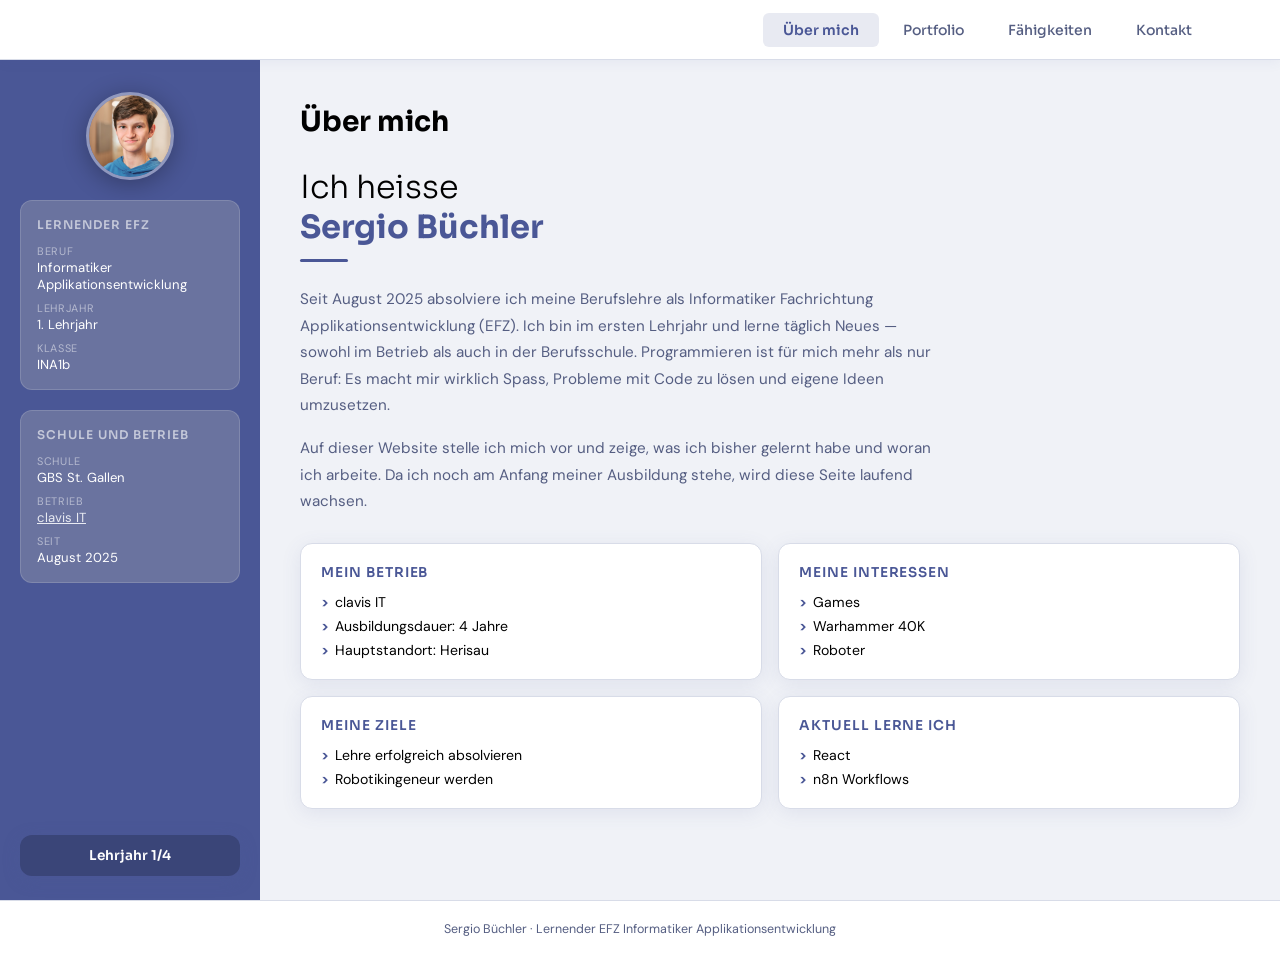
<file: index.html>
<!DOCTYPE html>
<html lang="de">
<head>
  <meta charset="UTF-8" />
  <meta name="viewport" content="width=device-width, initial-scale=1.0" />
  <title>Sergio Büchler - Über mich</title>
  <link rel="stylesheet" href="./css/main.css" />
  <link rel="preconnect" href="https://fonts.googleapis.com" />
  <link rel="preconnect" href="https://fonts.gstatic.com" crossorigin />
  <link href="https://fonts.googleapis.com/css2?family=Sora:wght@300;400;600;700&family=DM+Sans:wght@300;400;500&display=swap" rel="stylesheet" />
</head>
<body>

  <nav class="topnav">
    <div class="nav-inner">
      <ul class="nav-links">
        <li><a href="./html/index.html" class="nav-link active">Über mich</a></li>
        <li><a href="./html/portfolio.html" class="nav-link">Portfolio</a></li>
        <li><a href="./html/faehigkeiten.html" class="nav-link">Fähigkeiten</a></li>
        <li><a href="./html/kontakt.html" class="nav-link">Kontakt</a></li>
      </ul>
    </div>
  </nav>

  <div class="page-wrapper">
    <aside class="sidebar">
      <div class="avatar-ring">
        <div class="avatar">
          <img src="./img/sbu.png" alt="Avatar von Sergio Büchler" />
        </div>
      </div>
      <div class="sidebar-card">
        <h3 class="sidebar-title">Lernender EFZ</h3>
        <ul class="sidebar-meta">
          <li><span class="meta-label">Beruf</span><span>Informatiker Applikationsentwicklung</span></li>
          <li><span class="meta-label">Lehrjahr</span><span>1. Lehrjahr</span></li>
          <li><span class="meta-label">Klasse</span><span>INA1b</span></li>
        </ul>
      </div>
      <div class="sidebar-card">
        <h3 class="sidebar-title">Schule und Betrieb</h3>
        <ul class="sidebar-meta">
          <li><span class="meta-label">Schule</span><span>GBS St. Gallen</span></li>
          <li><span class="meta-label">Betrieb</span><a href="https://de.linkedin.com/posts/clavisit-ag_%F0%9D%9F%AE%F0%9D%9F%B1-%F0%9D%97%9D%F0%9D%97%AE%F0%9D%97%B5%F0%9D%97%BF%F0%9D%97%B2-%F0%9D%97%B0%F0%9D%97%B9%F0%9D%97%AE%F0%9D%98%83%F0%9D%97%B6%F0%9D%98%80-%F0%9D%97%9C%F0%9D%97%A7-%F0%9D%97%B2%F0%9D%97%B6%F0%9D%97%BB-activity-7358827494084349953-vi19" target="_blank" rel="noopener noreferrer">clavis IT</a></li>
          <li><span class="meta-label">Seit</span><span>August 2025</span></li>
        </ul>
      </div>
      <p class="sidebar-cta">Lehrjahr 1/4</p>
    </aside>

    <main class="main-content">
      <div class="section-header">
        <h2 class="section-title">Über mich</h2>
      </div>

      <div class="about-hero">
        <h1 class="about-name">Ich heisse<br/><strong>Sergio Büchler</strong></h1>
        <div class="about-divider"></div>
      </div>

      <p class="about-bio">
        Seit August 2025 absolviere ich meine Berufslehre als Informatiker Fachrichtung Applikationsentwicklung (EFZ). Ich bin im ersten Lehrjahr und lerne täglich Neues — sowohl im Betrieb als auch in der Berufsschule. Programmieren ist für mich mehr als nur Beruf: Es macht mir wirklich Spass, Probleme mit Code zu lösen und eigene Ideen umzusetzen.
      </p>
      <p class="about-bio">
        Auf dieser Website stelle ich mich vor und zeige, was ich bisher gelernt habe und woran ich arbeite. Da ich noch am Anfang meiner Ausbildung stehe, wird diese Seite laufend wachsen.
      </p>

      <div class="about-cards">
        <div class="about-card">
          <h4>Mein Betrieb</h4>
          <ul>
            <li>clavis IT</li>
            <li>Ausbildungsdauer: 4 Jahre</li>
            <li>Hauptstandort: Herisau</li>
          </ul>
        </div>
        <div class="about-card">
          <h4>Meine Interessen</h4>
          <ul>
            <li>Games</li>
            <li>Warhammer 40K</li>
            <li>Roboter</li>
          </ul>
        </div>
        <div class="about-card">
          <h4>Meine Ziele</h4>
          <ul>
            <li>Lehre erfolgreich absolvieren</li>
            <li>Robotikingeneur werden</li>
          </ul>
        </div>
        <div class="about-card">
          <h4>Aktuell lerne ich</h4>
          <ul>
            <li>React</li>
            <li>n8n Workflows</li>
          </ul>
        </div>
      </div>
    </main>
  </div>

  <footer class="footer">
    <p>Sergio Büchler · Lernender EFZ Informatiker Applikationsentwicklung</p>
  </footer>
</body>
</html>
</file>
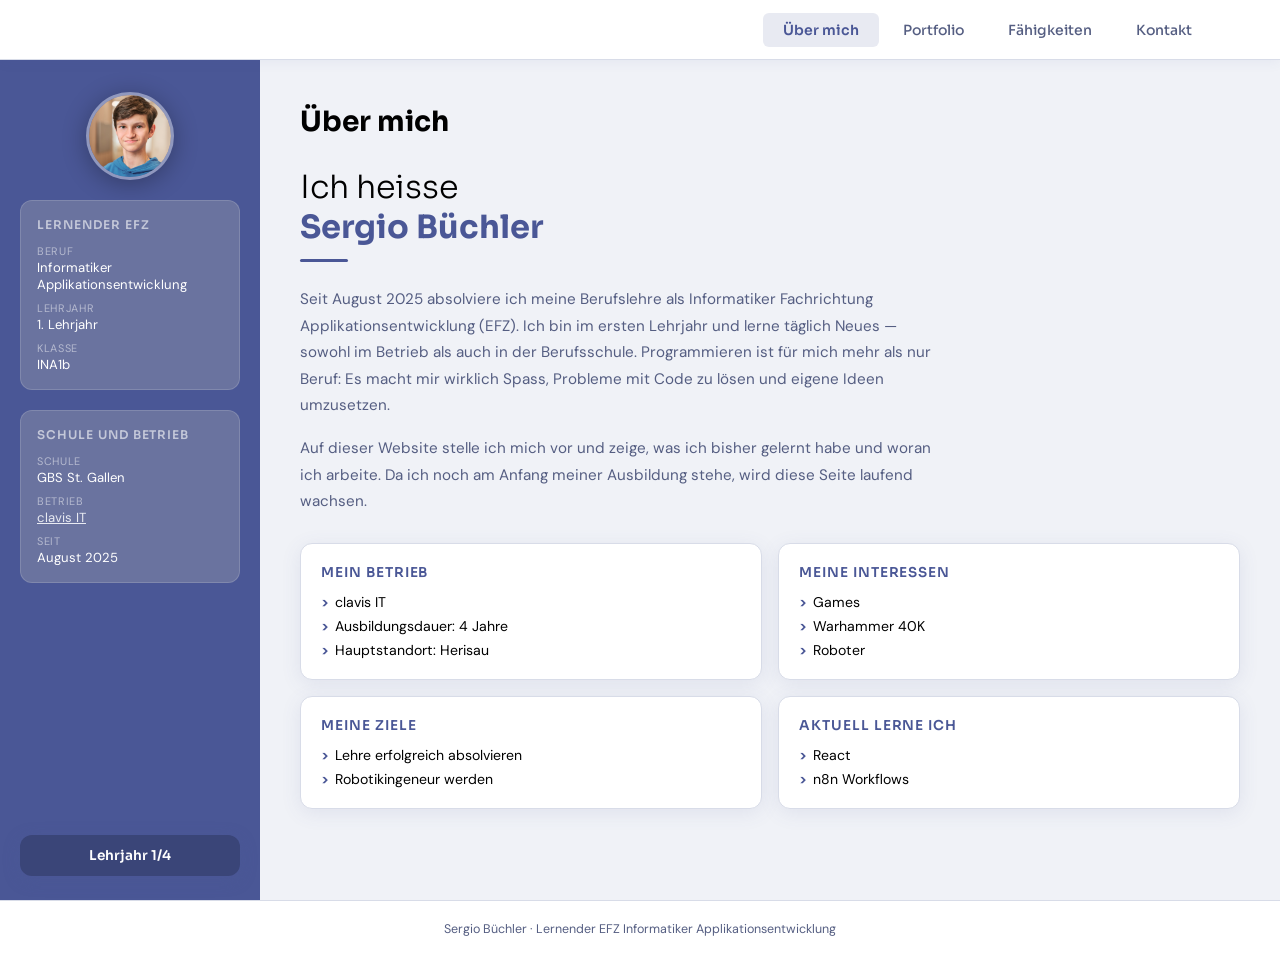
<file: html/index.html>
<!DOCTYPE html>
<html lang="de">
<head>
  <meta charset="UTF-8" />
  <meta name="viewport" content="width=device-width, initial-scale=1.0" />
  <title>Sergio Büchler - Über mich</title>
  <link rel="stylesheet" href="../css/main.css" />
  <link rel="preconnect" href="https://fonts.googleapis.com" />
  <link rel="preconnect" href="https://fonts.gstatic.com" crossorigin />
  <link href="https://fonts.googleapis.com/css2?family=Sora:wght@300;400;600;700&family=DM+Sans:wght@300;400;500&display=swap" rel="stylesheet" />
</head>
<body>

  <nav class="topnav">
    <div class="nav-inner">
      <ul class="nav-links">
        <li><a href="../html/index.html" class="nav-link active">Über mich</a></li>
        <li><a href="../html/portfolio.html" class="nav-link">Portfolio</a></li>
        <li><a href="../html/faehigkeiten.html" class="nav-link">Fähigkeiten</a></li>
        <li><a href="../html/kontakt.html" class="nav-link">Kontakt</a></li>
      </ul>
    </div>
  </nav>

  <div class="page-wrapper">
    <aside class="sidebar">
      <div class="avatar-ring">
        <div class="avatar">
          <img src="../img/sbu.png" alt="Avatar von Sergio Büchler" />
        </div>
      </div>
      <div class="sidebar-card">
        <h3 class="sidebar-title">Lernender EFZ</h3>
        <ul class="sidebar-meta">
          <li><span class="meta-label">Beruf</span><span>Informatiker Applikationsentwicklung</span></li>
          <li><span class="meta-label">Lehrjahr</span><span>1. Lehrjahr</span></li>
          <li><span class="meta-label">Klasse</span><span>INA1b</span></li>
        </ul>
      </div>
      <div class="sidebar-card">
        <h3 class="sidebar-title">Schule und Betrieb</h3>
        <ul class="sidebar-meta">
          <li><span class="meta-label">Schule</span><span>GBS St. Gallen</span></li>
          <li><span class="meta-label">Betrieb</span><a href="https://de.linkedin.com/posts/clavisit-ag_%F0%9D%9F%AE%F0%9D%9F%B1-%F0%9D%97%9D%F0%9D%97%AE%F0%9D%97%B5%F0%9D%97%BF%F0%9D%97%B2-%F0%9D%97%B0%F0%9D%97%B9%F0%9D%97%AE%F0%9D%98%83%F0%9D%97%B6%F0%9D%98%80-%F0%9D%97%9C%F0%9D%97%A7-%F0%9D%97%B2%F0%9D%97%B6%F0%9D%97%BB-activity-7358827494084349953-vi19" target="_blank" rel="noopener noreferrer">clavis IT</a></li>
          <li><span class="meta-label">Seit</span><span>August 2025</span></li>
        </ul>
      </div>
      <p class="sidebar-cta">Lehrjahr 1/4</p>
    </aside>

    <main class="main-content">
      <div class="section-header">
        <h2 class="section-title">Über mich</h2>
      </div>

      <div class="about-hero">
        <h1 class="about-name">Ich heisse<br/><strong>Sergio Büchler</strong></h1>
        <div class="about-divider"></div>
      </div>

      <p class="about-bio">
        Seit August 2025 absolviere ich meine Berufslehre als Informatiker Fachrichtung Applikationsentwicklung (EFZ). Ich bin im ersten Lehrjahr und lerne täglich Neues — sowohl im Betrieb als auch in der Berufsschule. Programmieren ist für mich mehr als nur Beruf: Es macht mir wirklich Spass, Probleme mit Code zu lösen und eigene Ideen umzusetzen.
      </p>
      <p class="about-bio">
        Auf dieser Website stelle ich mich vor und zeige, was ich bisher gelernt habe und woran ich arbeite. Da ich noch am Anfang meiner Ausbildung stehe, wird diese Seite laufend wachsen.
      </p>

      <div class="about-cards">
        <div class="about-card">
          <h4>Mein Betrieb</h4>
          <ul>
            <li>clavis IT</li>
            <li>Ausbildungsdauer: 4 Jahre</li>
            <li>Hauptstandort: Herisau</li>
          </ul>
        </div>
        <div class="about-card">
          <h4>Meine Interessen</h4>
          <ul>
            <li>Games</li>
            <li>Warhammer 40K</li>
            <li>Roboter</li>
          </ul>
        </div>
        <div class="about-card">
          <h4>Meine Ziele</h4>
          <ul>
            <li>Lehre erfolgreich absolvieren</li>
            <li>Robotikingeneur werden</li>
          </ul>
        </div>
        <div class="about-card">
          <h4>Aktuell lerne ich</h4>
          <ul>
            <li>React</li>
            <li>n8n Workflows</li>
          </ul>
        </div>
      </div>
    </main>
  </div>

  <footer class="footer">
    <p>Sergio Büchler · Lernender EFZ Informatiker Applikationsentwicklung</p>
  </footer>
</body>
</html>
</file>
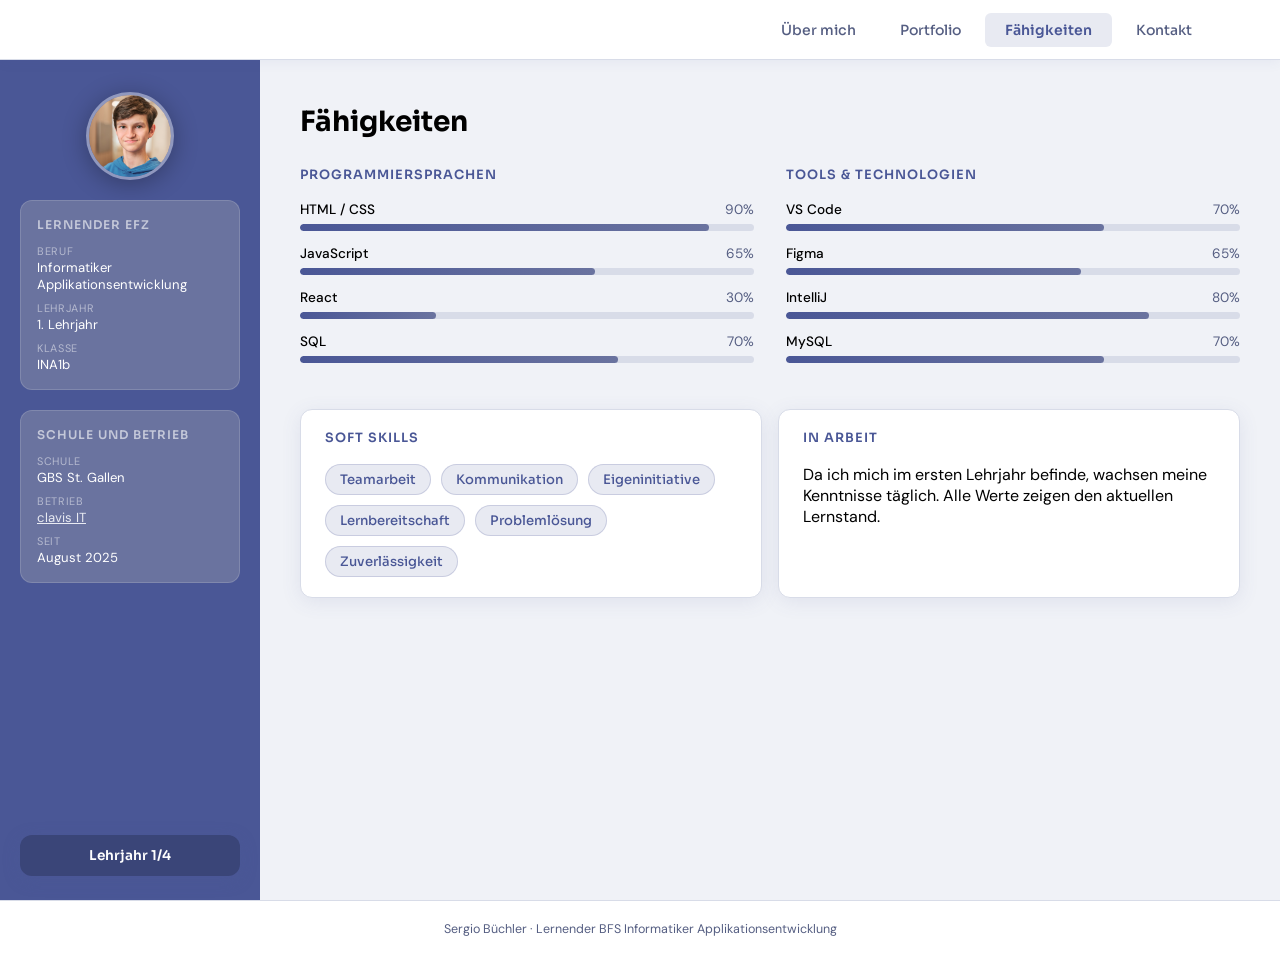
<file: html/faehigkeiten.html>
<!DOCTYPE html>
<html lang="de">
<head>
  <meta charset="UTF-8" />
  <meta name="viewport" content="width=device-width, initial-scale=1.0" />
  <title>Sergio Büchler - Fähigkeiten</title>
  <link rel="stylesheet" href="../css/main.css" />
  <link rel="preconnect" href="https://fonts.googleapis.com" />
  <link rel="preconnect" href="https://fonts.gstatic.com" crossorigin />
  <link href="https://fonts.googleapis.com/css2?family=Sora:wght@300;400;600;700&family=DM+Sans:wght@300;400;500&display=swap" rel="stylesheet" />
</head>
<body>

  <nav class="topnav">
    <div class="nav-inner">
      <ul class="nav-links">
        <li><a href="../index.html" class="nav-link">Über mich</a></li>
        <li><a href="../html/portfolio.html" class="nav-link">Portfolio</a></li>
        <li><a href="../html/faehigkeiten.html" class="nav-link active">Fähigkeiten</a></li>
        <li><a href="../html/kontakt.html" class="nav-link">Kontakt</a></li>
      </ul>
    </div>
  </nav>

  <div class="page-wrapper">
    <aside class="sidebar">
      <div class="avatar-ring">
        <div class="avatar">
          <img src="../img/sbu.png" alt="Avatar von Sergio Büchler" />
        </div>
      </div>
      <div class="sidebar-card">
        <h3 class="sidebar-title">Lernender EFZ</h3>
        <ul class="sidebar-meta">
          <li><span class="meta-label">Beruf</span><span>Informatiker Applikationsentwicklung</span></li>
          <li><span class="meta-label">Lehrjahr</span><span>1. Lehrjahr</span></li>
          <li><span class="meta-label">Klasse</span><span>INA1b</span></li>
        </ul>
      </div>
      <div class="sidebar-card">
        <h3 class="sidebar-title">Schule und Betrieb</h3>
        <ul class="sidebar-meta">
          <li><span class="meta-label">Schule</span><span>GBS St. Gallen</span></li>
          <li><span class="meta-label">Betrieb</span><a href="https://de.linkedin.com/posts/clavisit-ag_%F0%9D%9F%AE%F0%9D%9F%B1-%F0%9D%97%9D%F0%9D%97%AE%F0%9D%97%B5%F0%9D%97%BF%F0%9D%97%B2-%F0%9D%97%B0%F0%9D%97%B9%F0%9D%97%AE%F0%9D%98%83%F0%9D%97%B6%F0%9D%98%80-%F0%9D%97%9C%F0%9D%97%A7-%F0%9D%97%B2%F0%9D%97%B6%F0%9D%97%BB-activity-7358827494084349953-vi19" target="_blank" rel="noopener noreferrer">clavis IT</a></li>
          <li><span class="meta-label">Seit</span><span>August 2025</span></li>
        </ul>
      </div>
      <p class="sidebar-cta">Lehrjahr 1/4</p>
    </aside>

    <main class="main-content">
      <div class="section-header">
        <h2 class="section-title">Fähigkeiten</h2>
      </div>

      <div class="skills-grid">
        <div class="skills-group">
          <h4 class="skills-group-title">Programmiersprachen</h4>
          <div class="skill-item">
            <div class="skill-label"><span>HTML / CSS</span><span>90%</span></div>
            <div class="skill-bar"><div class="skill-fill" style="--w:90%"></div></div>
          </div>
          <div class="skill-item">
            <div class="skill-label"><span>JavaScript</span><span>65%</span></div>
            <div class="skill-bar"><div class="skill-fill" style="--w:65%"></div></div>
          </div>
          <div class="skill-item">
            <div class="skill-label"><span>React</span><span>30%</span></div>
            <div class="skill-bar"><div class="skill-fill" style="--w:30%"></div></div>
          </div>
          <div class="skill-item">
            <div class="skill-label"><span>SQL</span><span>70%</span></div>
            <div class="skill-bar"><div class="skill-fill" style="--w:70%"></div></div>
          </div>
        </div>

        <div class="skills-group">
          <h4 class="skills-group-title">Tools &amp; Technologien</h4>
          <div class="skill-item">
            <div class="skill-label"><span>VS Code</span><span>70%</span></div>
            <div class="skill-bar"><div class="skill-fill" style="--w:70%"></div></div>
          </div>
          <div class="skill-item">
            <div class="skill-label"><span>Figma</span><span>65%</span></div>
            <div class="skill-bar"><div class="skill-fill" style="--w:65%"></div></div>
          </div>
          <div class="skill-item">
            <div class="skill-label"><span>IntelliJ</span><span>80%</span></div>
            <div class="skill-bar"><div class="skill-fill" style="--w:80%"></div></div>
          </div>
          <div class="skill-item">
            <div class="skill-label"><span>MySQL</span><span>70%</span></div>
            <div class="skill-bar"><div class="skill-fill" style="--w:70%"></div></div>
          </div>
        </div>
      </div>
      <div class="about-cards">
        <div class="soft-skills">
          <h4 class="skills-group-title">Soft Skills</h4>
          <div class="soft-tags">
            <span>Teamarbeit</span>
            <span>Kommunikation</span>
            <span>Eigeninitiative</span>
            <span>Lernbereitschaft</span>
            <span>Problemlösung</span>
            <span>Zuverlässigkeit</span>
          </div>
        </div>
        <div class="soft-skills">
          <h4 class="skills-group-title">In Arbeit</h4>
          <div class="soft-tags">
            <p>Da ich mich im ersten Lehrjahr befinde, wachsen meine Kenntnisse täglich. Alle Werte zeigen den aktuellen Lernstand.</p>
          </div>
        </div>
      </div>
    </main>
  </div>

  <footer class="footer">
    <p>Sergio Büchler · Lernender BFS Informatiker Applikationsentwicklung</p>
  </footer>
</body>
</html>
</file>
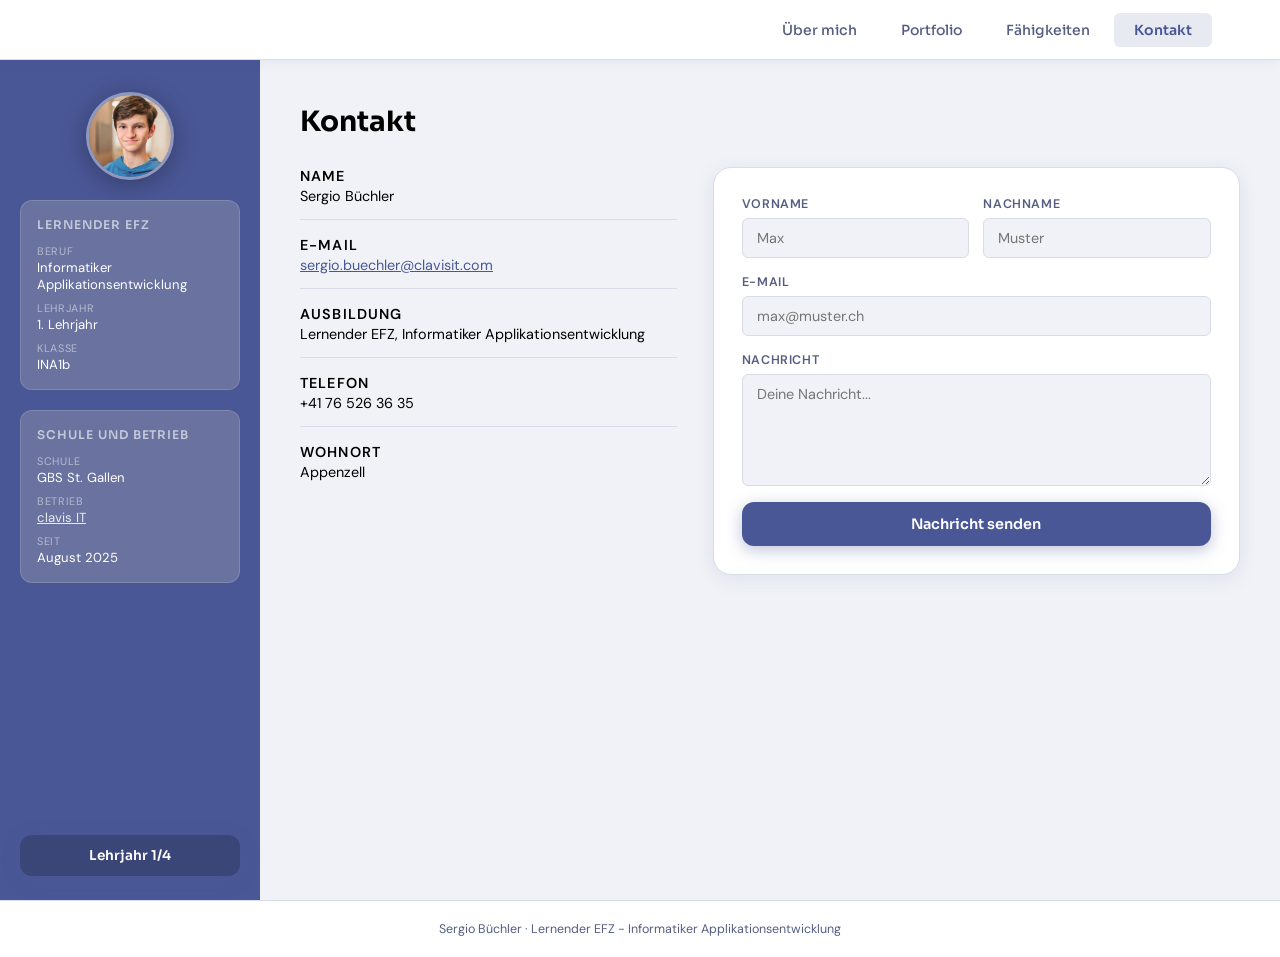
<file: html/kontakt.html>
<!DOCTYPE html>
<html lang="de">
<head>
  <meta charset="UTF-8" />
  <meta name="viewport" content="width=device-width, initial-scale=1.0" />
  <title>Sergio Büchler - Kontakt</title>
  <link rel="stylesheet" href="../css/main.css" />
  <link rel="preconnect" href="https://fonts.googleapis.com" />
  <link rel="preconnect" href="https://fonts.gstatic.com" crossorigin />
  <link href="https://fonts.googleapis.com/css2?family=Sora:wght@300;400;600;700&family=DM+Sans:wght@300;400;500&display=swap" rel="stylesheet" />
</head>
<body>

  <nav class="topnav">
    <div class="nav-inner">
      <ul class="nav-links">
        <li><a href="../index.html" class="nav-link">Über mich</a></li>
        <li><a href="../html/portfolio.html" class="nav-link">Portfolio</a></li>
        <li><a href="../html/faehigkeiten.html" class="nav-link">Fähigkeiten</a></li>
        <li><a href="../html/kontakt.html" class="nav-link active">Kontakt</a></li>
      </ul>
    </div>
  </nav>

  <div class="page-wrapper">
    <aside class="sidebar">
      <div class="avatar-ring">
        <div class="avatar">
          <img src="../img/sbu.png" alt="Avatar von Sergio Büchler" />
        </div>
      </div>
      <div class="sidebar-card">
        <h3 class="sidebar-title">Lernender EFZ</h3>
        <ul class="sidebar-meta">
          <li><span class="meta-label">Beruf</span><span>Informatiker Applikationsentwicklung</span></li>
          <li><span class="meta-label">Lehrjahr</span><span>1. Lehrjahr</span></li>
          <li><span class="meta-label">Klasse</span><span>INA1b</span></li>
        </ul>
      </div>
      <div class="sidebar-card">
        <h3 class="sidebar-title">Schule und Betrieb</h3>
        <ul class="sidebar-meta">
          <li><span class="meta-label">Schule</span><span>GBS St. Gallen</span></li>
          <li><span class="meta-label">Betrieb</span><a href="https://de.linkedin.com/posts/clavisit-ag_%F0%9D%9F%AE%F0%9D%9F%B1-%F0%9D%97%9D%F0%9D%97%AE%F0%9D%97%B5%F0%9D%97%BF%F0%9D%97%B2-%F0%9D%97%B0%F0%9D%97%B9%F0%9D%97%AE%F0%9D%98%83%F0%9D%97%B6%F0%9D%98%80-%F0%9D%97%9C%F0%9D%97%A7-%F0%9D%97%B2%F0%9D%97%B6%F0%9D%97%BB-activity-7358827494084349953-vi19" target="_blank" rel="noopener noreferrer">clavis IT</a></li>
          <li><span class="meta-label">Seit</span><span>August 2025</span></li>
        </ul>
      </div>
      <p class="sidebar-cta">Lehrjahr 1/4</p>
    </aside>

    <main class="main-content">
      <div class="section-header">
        <h2 class="section-title">Kontakt</h2>
      </div>

      <div class="contact-layout">
        <div class="contact-info">
          <div class="contact-row">
            <span class="contact-label">Name</span>
            <span>Sergio Büchler</span>
          </div>
          <div class="contact-row">
            <span class="contact-label">E-Mail</span>
            <a href="mailto:sergio.buechler@clavisit.com">sergio.buechler@clavisit.com</a>
          </div>
          <div class="contact-row">
            <span class="contact-label">Ausbildung</span>
            <span>Lernender EFZ, Informatiker Applikationsentwicklung</span>
          </div>
          <div class="contact-row">
            <span class="contact-label">Telefon</span>
            <span>+41 76 526 36 35</span>
          </div>
          <div class="contact-row">
            <span class="contact-label">Wohnort</span>
            <span>Appenzell</span>
          </div>
        </div>

        <form class="contact-form" onsubmit="handleSubmit(event)">
          <div class="form-row">
            <div class="form-group">
              <label for="fname">Vorname</label>
              <input type="text" id="fname" placeholder="Max" required />
            </div>
            <div class="form-group">
              <label for="lname">Nachname</label>
              <input type="text" id="lname" placeholder="Muster" required />
            </div>
          </div>
          <div class="form-group">
            <label for="email">E-Mail</label>
            <input type="email" id="email" placeholder="max@muster.ch" required />
          </div>
          <div class="form-group">
            <label for="message">Nachricht</label>
            <textarea id="message" rows="5" placeholder="Deine Nachricht..." required></textarea>
          </div>
          <button type="submit" class="submit-btn">Nachricht senden</button>
          <p id="form-success" class="form-success" style="display:none;">✓ Nachricht gesendet! Ich melde mich bald.</p>
        </form>
      </div>
    </main>
  </div>

  <footer class="footer">
    <p>Sergio Büchler · Lernender EFZ - Informatiker Applikationsentwicklung</p>
  </footer>
</body>
</html>
</file>
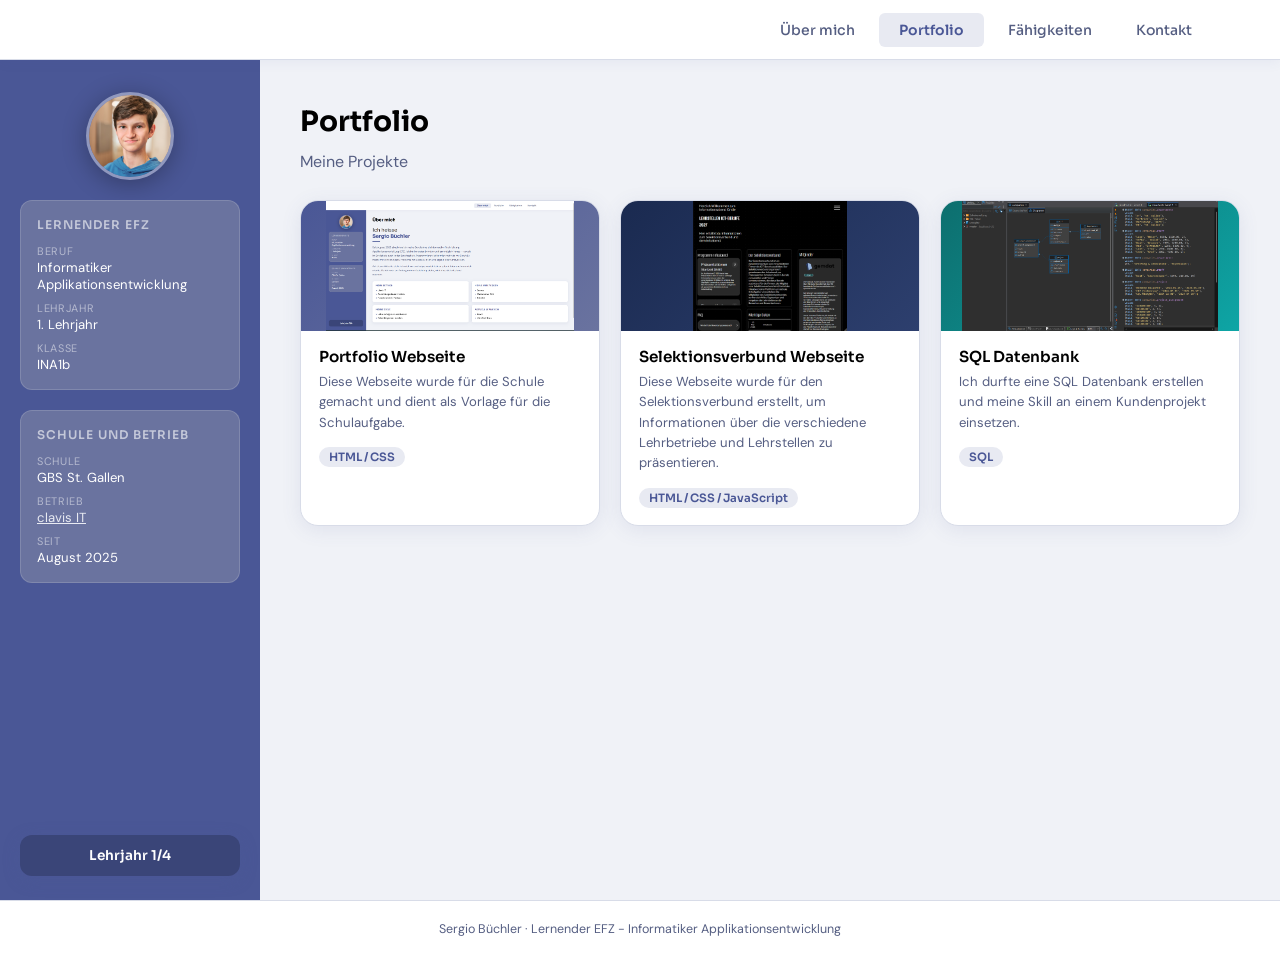
<file: html/portfolio.html>
<!DOCTYPE html>
<html lang="de">
<head>
  <meta charset="UTF-8" />
  <meta name="viewport" content="width=device-width, initial-scale=1.0" />
  <title>Sergio Büchler - Portfolio</title>
  <link rel="stylesheet" href="../css/main.css" />
  <link rel="preconnect" href="https://fonts.googleapis.com" />
  <link rel="preconnect" href="https://fonts.gstatic.com" crossorigin />
  <link href="https://fonts.googleapis.com/css2?family=Sora:wght@300;400;600;700&family=DM+Sans:wght@300;400;500&display=swap" rel="stylesheet" />
</head>
<body>

  <nav class="topnav">
    <div class="nav-inner">
      <ul class="nav-links">
        <li><a href="../index.html" class="nav-link">Über mich</a></li>
        <li><a href="../html/portfolio.html" class="nav-link active">Portfolio</a></li>
        <li><a href="../html/faehigkeiten.html" class="nav-link">Fähigkeiten</a></li>
        <li><a href="../html/kontakt.html" class="nav-link">Kontakt</a></li>
      </ul>
    </div>
  </nav>

  <div class="page-wrapper">
    <aside class="sidebar">
      <div class="avatar-ring">
        <div class="avatar">
          <img src="../img/sbu.png" alt="Avatar von Sergio Büchler" />
        </div>
      </div>
      <div class="sidebar-card">
        <h3 class="sidebar-title">Lernender EFZ</h3>
        <ul class="sidebar-meta">
          <li><span class="meta-label">Beruf</span><span>Informatiker Applikationsentwicklung</span></li>
          <li><span class="meta-label">Lehrjahr</span><span>1. Lehrjahr</span></li>
          <li><span class="meta-label">Klasse</span><span>INA1b</span></li>
        </ul>
      </div>
      <div class="sidebar-card">
        <h3 class="sidebar-title">Schule und Betrieb</h3>
        <ul class="sidebar-meta">
          <li><span class="meta-label">Schule</span><span>GBS St. Gallen</span></li>
          <li><span class="meta-label">Betrieb</span><a href="https://de.linkedin.com/posts/clavisit-ag_%F0%9D%9F%AE%F0%9D%9F%B1-%F0%9D%97%9D%F0%9D%97%AE%F0%9D%97%B5%F0%9D%97%BF%F0%9D%97%B2-%F0%9D%97%B0%F0%9D%97%B9%F0%9D%97%AE%F0%9D%98%83%F0%9D%97%B6%F0%9D%98%80-%F0%9D%97%9C%F0%9D%97%A7-%F0%9D%97%B2%F0%9D%97%B6%F0%9D%97%BB-activity-7358827494084349953-vi19" target="_blank" rel="noopener noreferrer">clavis IT</a></li>
          <li><span class="meta-label">Seit</span><span>August 2025</span></li>
        </ul>
      </div>
      <p class="sidebar-cta">Lehrjahr 1/4</p>
    </aside>

    <main class="main-content">
      <div class="section-header">
        <h2 class="section-title">Portfolio</h2>
      </div>
      <p class="section-subtitle">Meine Projekte</p>

      <div class="projects-grid">

        <div class="project-card">
          <div class="project-thumb project-thumb--blue">
            <img src="../img/portfolio.png" alt="Portfolio Webseite" class="thumb-img" />
          </div>
          <div class="project-info">
            <h3>Portfolio Webseite</h3>
            <p>Diese Webseite wurde für die Schule gemacht und dient als Vorlage für die Schulaufgabe.</p>
            <span class="project-tag">HTML / CSS</span>
          </div>
        </div>

        <div class="project-card">
          <div class="project-thumb project-thumb--dark">
            <img src="../img/selektionsverbund.png" alt="Selektionsverbund" class="thumb-img" />
          </div>
          <div class="project-info">
            <h3>Selektionsverbund Webseite</h3>
            <p>Diese Webseite wurde für den Selektionsverbund erstellt, um Informationen über die verschiedene Lehrbetriebe und Lehrstellen zu präsentieren.</p>
            <span class="project-tag">HTML / CSS / JavaScript</span>
          </div>
        </div>

        <div class="project-card">
          <div class="project-thumb project-thumb--teal">
            <img src="../img/sql.png" alt="SQL Datenbank" class="thumb-img" />
          </div>
          <div class="project-info">
            <h3>SQL Datenbank</h3>
            <p>Ich durfte eine SQL Datenbank erstellen und meine Skill an einem Kundenprojekt einsetzen.</p>
            <span class="project-tag">SQL</span>
          </div>
        </div>

      </div>
    </main>
  </div>

  <footer class="footer">
    <p>Sergio Büchler · Lernender EFZ - Informatiker Applikationsentwicklung</p>
  </footer>
</body>
</html>
</file>
<file: css/main.css>
@import './variables.css';
@import './default-style.css';
@import './nav.css';
@import './side-bar.css';
@import './footer.css';
@import './contact.css';
@import './skills.css';
@import './project.css';
@import './about-me.css';
@import './responsive.css';
</file>
